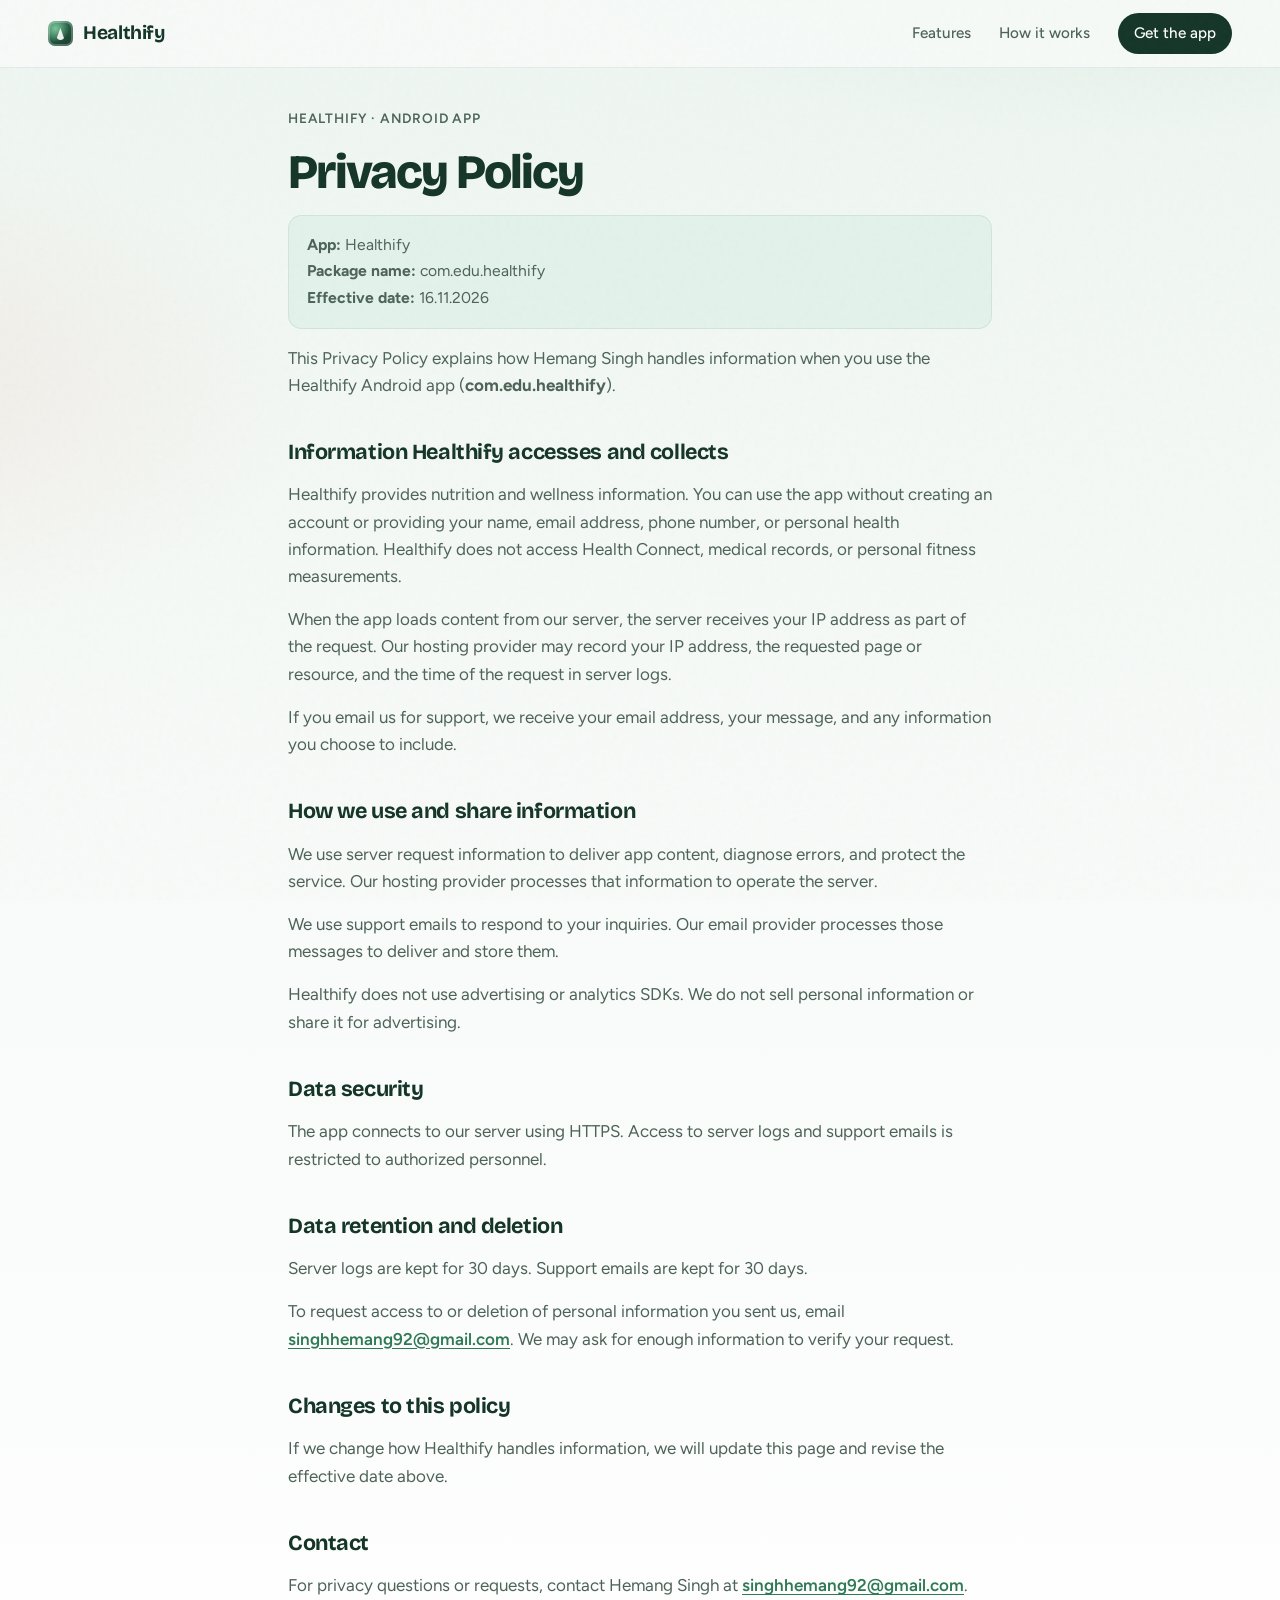
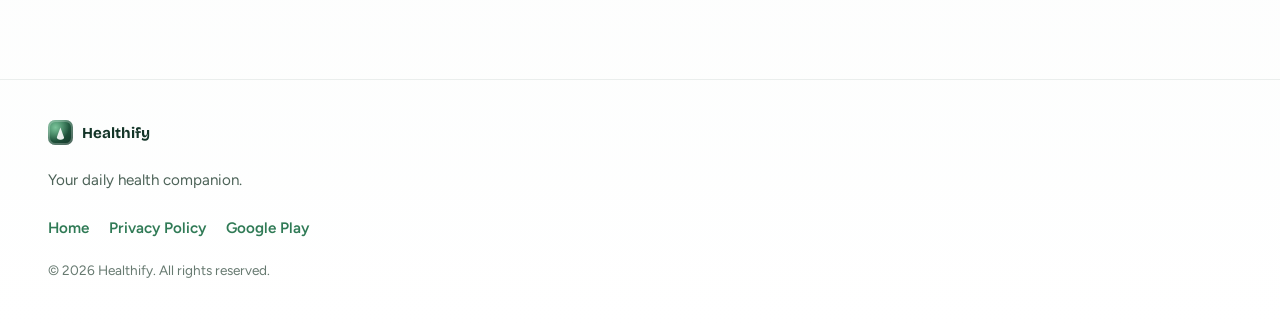
<file: privacy-policy.html>
<!DOCTYPE html>
<html lang="en">
<head>
  <meta charset="UTF-8" />
  <meta name="viewport" content="width=device-width, initial-scale=1.0" />
  <title>Privacy Policy — Healthify</title>
  <meta name="description" content="Privacy Policy for the Healthify Android app (com.edu.healthify)." />
  <meta name="robots" content="index,follow" />
  <link rel="preconnect" href="https://fonts.googleapis.com" />
  <link rel="preconnect" href="https://fonts.gstatic.com" crossorigin />
  <link href="https://fonts.googleapis.com/css2?family=Bricolage+Grotesque:opsz,wght@12..96,500;12..96,700;12..96,800&family=Figtree:wght@400;500;600&display=swap" rel="stylesheet" />
  <link rel="stylesheet" href="styles.css" />
</head>
<body class="legal-page">
  <div class="noise" aria-hidden="true"></div>

  <header class="site-header is-scrolled">
    <a class="logo" href="index.html" aria-label="Healthify home">
      <span class="logo-mark" aria-hidden="true"></span>
      Healthify
    </a>
    <nav class="nav" aria-label="Primary">
      <a href="index.html#features">Features</a>
      <a href="index.html#how">How it works</a>
      <a class="nav-cta" href="https://play.google.com/store/apps/details?id=com.edu.healthify" target="_blank" rel="noopener noreferrer">Get the app</a>
    </nav>
    <button class="menu-toggle" type="button" aria-label="Open menu" aria-expanded="false">
      <span></span><span></span>
    </button>
  </header>

  <main class="legal-main">
    <article class="legal-doc">
      <p class="legal-eyebrow">Healthify · Android app</p>
      <h1>Privacy Policy</h1>
      <p class="legal-meta">
        <strong>App:</strong> Healthify<br />
        <strong>Package name:</strong> com.edu.healthify<br />
        <strong>Effective date:</strong> 16.11.2026
      </p>

      <p>
        This Privacy Policy explains how Hemang Singh handles information when you use the
        Healthify Android app (<strong>com.edu.healthify</strong>).
      </p>

      <h2>Information Healthify accesses and collects</h2>
      <p>
        Healthify provides nutrition and wellness information. You can use the app without
        creating an account or providing your name, email address, phone number, or personal
        health information. Healthify does not access Health Connect, medical records, or
        personal fitness measurements.
      </p>
      <p>
        When the app loads content from our server, the server receives your IP address as
        part of the request. Our hosting provider may record your IP address, the requested
        page or resource, and the time of the request in server logs.
      </p>
      <p>
        If you email us for support, we receive your email address, your message, and any
        information you choose to include.
      </p>

      <h2>How we use and share information</h2>
      <p>
        We use server request information to deliver app content, diagnose errors, and
        protect the service. Our hosting provider processes that information to operate the
        server.
      </p>
      <p>
        We use support emails to respond to your inquiries. Our email provider processes
        those messages to deliver and store them.
      </p>
      <p>
        Healthify does not use advertising or analytics SDKs. We do not sell personal
        information or share it for advertising.
      </p>

      <h2>Data security</h2>
      <p>
        The app connects to our server using HTTPS. Access to server logs and support emails
        is restricted to authorized personnel.
      </p>

      <h2>Data retention and deletion</h2>
      <p>
        Server logs are kept for 30 days. Support emails are kept for 30 days.
      </p>
      <p>
        To request access to or deletion of personal information you sent us, email
        <a href="mailto:singhhemang92@gmail.com">singhhemang92@gmail.com</a>.
        We may ask for enough information to verify your request.
      </p>

      <h2>Changes to this policy</h2>
      <p>
        If we change how Healthify handles information, we will update this page and revise
        the effective date above.
      </p>

      <h2>Contact</h2>
      <p>
        For privacy questions or requests, contact Hemang Singh at
        <a href="mailto:singhhemang92@gmail.com">singhhemang92@gmail.com</a>.
      </p>
    </article>
  </main>

  <footer class="site-footer">
    <div class="footer-brand">
      <span class="logo-mark" aria-hidden="true"></span>
      <strong>Healthify</strong>
    </div>
    <p>Your daily health companion.</p>
    <div class="footer-links">
      <a href="index.html">Home</a>
      <a href="privacy-policy.html">Privacy Policy</a>
      <a href="https://play.google.com/store/apps/details?id=com.edu.healthify" target="_blank" rel="noopener noreferrer">Google Play</a>
    </div>
    <p class="copyright">&copy; <span id="year"></span> Healthify. All rights reserved.</p>
  </footer>

  <script src="script.js"></script>
</body>
</html>
</file>
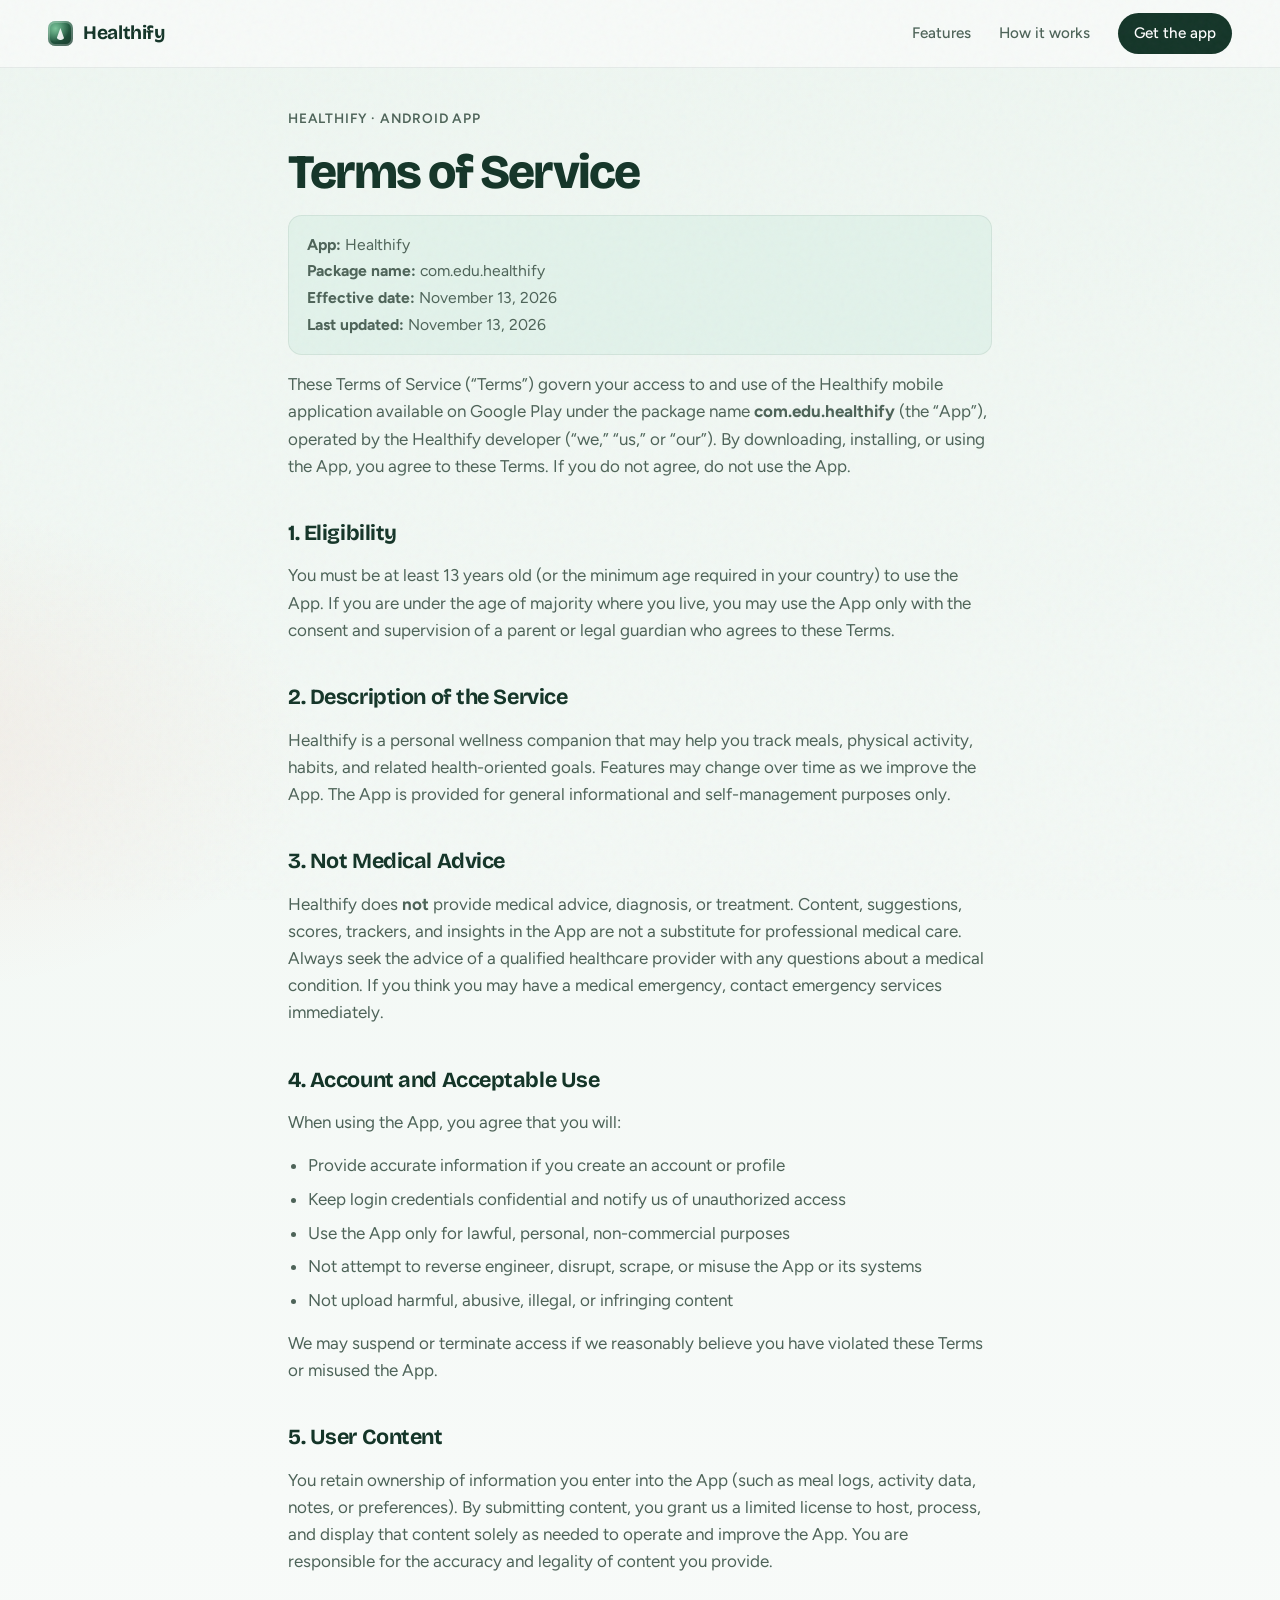
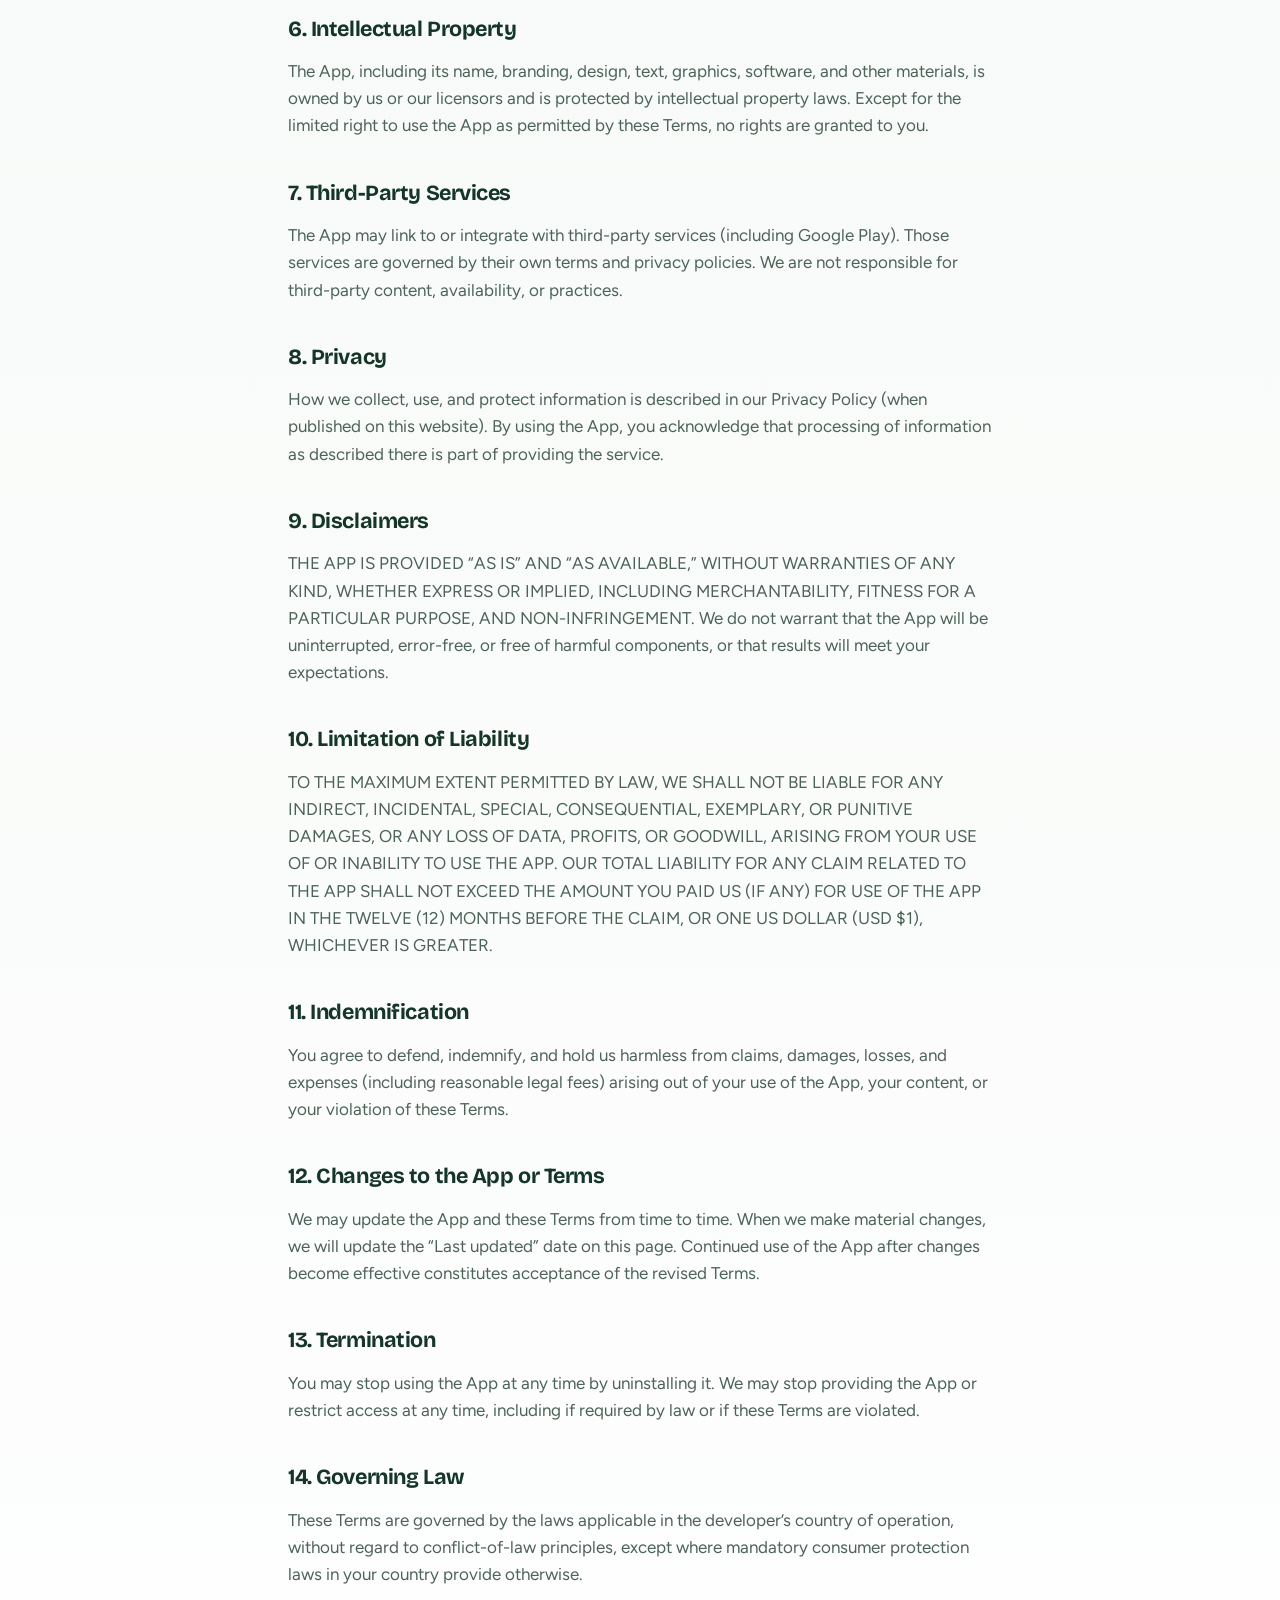
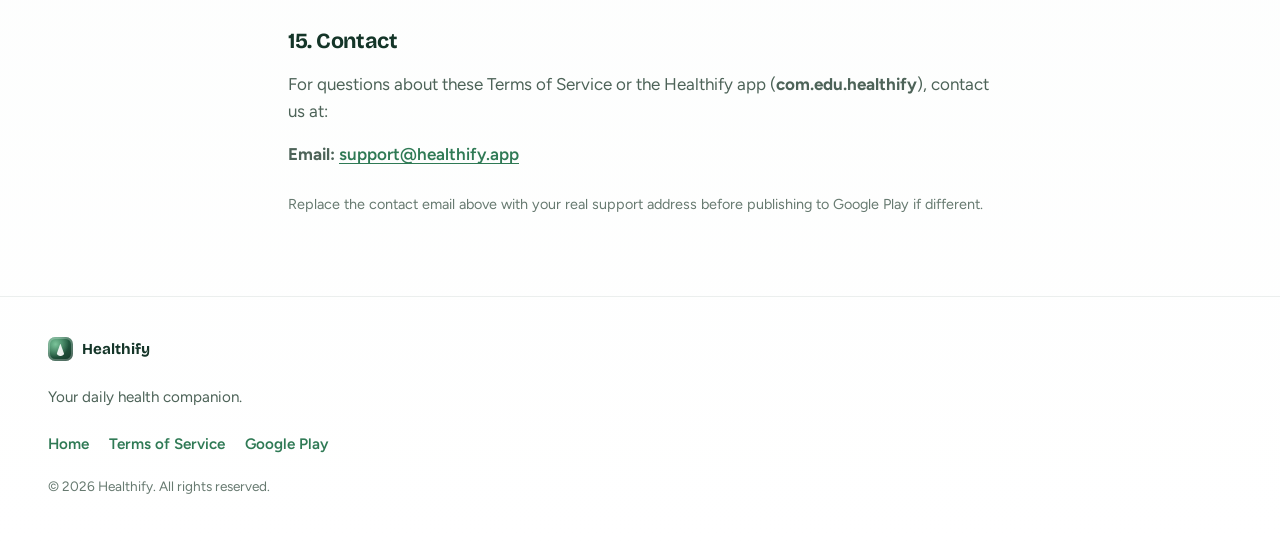
<file: terms-of-service.html>
<!DOCTYPE html>
<html lang="en">
<head>
  <meta charset="UTF-8" />
  <meta name="viewport" content="width=device-width, initial-scale=1.0" />
  <title>Terms of Service — Healthify</title>
  <meta name="description" content="Terms of Service for the Healthify mobile application (com.edu.healthify)." />
  <meta name="robots" content="index,follow" />
  <link rel="preconnect" href="https://fonts.googleapis.com" />
  <link rel="preconnect" href="https://fonts.gstatic.com" crossorigin />
  <link href="https://fonts.googleapis.com/css2?family=Bricolage+Grotesque:opsz,wght@12..96,500;12..96,700;12..96,800&family=Figtree:wght@400;500;600&display=swap" rel="stylesheet" />
  <link rel="stylesheet" href="styles.css" />
</head>
<body class="legal-page">
  <div class="noise" aria-hidden="true"></div>

  <header class="site-header is-scrolled">
    <a class="logo" href="index.html" aria-label="Healthify home">
      <span class="logo-mark" aria-hidden="true"></span>
      Healthify
    </a>
    <nav class="nav" aria-label="Primary">
      <a href="index.html#features">Features</a>
      <a href="index.html#how">How it works</a>
      <a class="nav-cta" href="https://play.google.com/store/apps/details?id=com.edu.healthify" target="_blank" rel="noopener noreferrer">Get the app</a>
    </nav>
    <button class="menu-toggle" type="button" aria-label="Open menu" aria-expanded="false">
      <span></span><span></span>
    </button>
  </header>

  <main class="legal-main">
    <article class="legal-doc">
      <p class="legal-eyebrow">Healthify · Android app</p>
      <h1>Terms of Service</h1>
      <p class="legal-meta">
        <strong>App:</strong> Healthify<br />
        <strong>Package name:</strong> com.edu.healthify<br />
        <strong>Effective date:</strong> November 13, 2026<br />
        <strong>Last updated:</strong> November 13, 2026
      </p>

      <p>
        These Terms of Service (“Terms”) govern your access to and use of the Healthify
        mobile application available on Google Play under the package name
        <strong>com.edu.healthify</strong> (the “App”), operated by the Healthify developer
        (“we,” “us,” or “our”). By downloading, installing, or using the App, you agree to
        these Terms. If you do not agree, do not use the App.
      </p>

      <h2>1. Eligibility</h2>
      <p>
        You must be at least 13 years old (or the minimum age required in your country) to
        use the App. If you are under the age of majority where you live, you may use the
        App only with the consent and supervision of a parent or legal guardian who agrees
        to these Terms.
      </p>

      <h2>2. Description of the Service</h2>
      <p>
        Healthify is a personal wellness companion that may help you track meals, physical
        activity, habits, and related health-oriented goals. Features may change over time
        as we improve the App. The App is provided for general informational and
        self-management purposes only.
      </p>

      <h2>3. Not Medical Advice</h2>
      <p>
        Healthify does <strong>not</strong> provide medical advice, diagnosis, or treatment.
        Content, suggestions, scores, trackers, and insights in the App are not a substitute
        for professional medical care. Always seek the advice of a qualified healthcare
        provider with any questions about a medical condition. If you think you may have a
        medical emergency, contact emergency services immediately.
      </p>

      <h2>4. Account and Acceptable Use</h2>
      <p>When using the App, you agree that you will:</p>
      <ul>
        <li>Provide accurate information if you create an account or profile</li>
        <li>Keep login credentials confidential and notify us of unauthorized access</li>
        <li>Use the App only for lawful, personal, non-commercial purposes</li>
        <li>Not attempt to reverse engineer, disrupt, scrape, or misuse the App or its systems</li>
        <li>Not upload harmful, abusive, illegal, or infringing content</li>
      </ul>
      <p>
        We may suspend or terminate access if we reasonably believe you have violated these
        Terms or misused the App.
      </p>

      <h2>5. User Content</h2>
      <p>
        You retain ownership of information you enter into the App (such as meal logs,
        activity data, notes, or preferences). By submitting content, you grant us a limited
        license to host, process, and display that content solely as needed to operate and
        improve the App. You are responsible for the accuracy and legality of content you
        provide.
      </p>

      <h2>6. Intellectual Property</h2>
      <p>
        The App, including its name, branding, design, text, graphics, software, and other
        materials, is owned by us or our licensors and is protected by intellectual property
        laws. Except for the limited right to use the App as permitted by these Terms, no
        rights are granted to you.
      </p>

      <h2>7. Third-Party Services</h2>
      <p>
        The App may link to or integrate with third-party services (including Google Play).
        Those services are governed by their own terms and privacy policies. We are not
        responsible for third-party content, availability, or practices.
      </p>

      <h2>8. Privacy</h2>
      <p>
        How we collect, use, and protect information is described in our Privacy Policy
        (when published on this website). By using the App, you acknowledge that processing
        of information as described there is part of providing the service.
      </p>

      <h2>9. Disclaimers</h2>
      <p>
        THE APP IS PROVIDED “AS IS” AND “AS AVAILABLE,” WITHOUT WARRANTIES OF ANY KIND,
        WHETHER EXPRESS OR IMPLIED, INCLUDING MERCHANTABILITY, FITNESS FOR A PARTICULAR
        PURPOSE, AND NON-INFRINGEMENT. We do not warrant that the App will be uninterrupted,
        error-free, or free of harmful components, or that results will meet your expectations.
      </p>

      <h2>10. Limitation of Liability</h2>
      <p>
        TO THE MAXIMUM EXTENT PERMITTED BY LAW, WE SHALL NOT BE LIABLE FOR ANY INDIRECT,
        INCIDENTAL, SPECIAL, CONSEQUENTIAL, EXEMPLARY, OR PUNITIVE DAMAGES, OR ANY LOSS OF
        DATA, PROFITS, OR GOODWILL, ARISING FROM YOUR USE OF OR INABILITY TO USE THE APP.
        OUR TOTAL LIABILITY FOR ANY CLAIM RELATED TO THE APP SHALL NOT EXCEED THE AMOUNT YOU
        PAID US (IF ANY) FOR USE OF THE APP IN THE TWELVE (12) MONTHS BEFORE THE CLAIM, OR
        ONE US DOLLAR (USD $1), WHICHEVER IS GREATER.
      </p>

      <h2>11. Indemnification</h2>
      <p>
        You agree to defend, indemnify, and hold us harmless from claims, damages, losses,
        and expenses (including reasonable legal fees) arising out of your use of the App,
        your content, or your violation of these Terms.
      </p>

      <h2>12. Changes to the App or Terms</h2>
      <p>
        We may update the App and these Terms from time to time. When we make material
        changes, we will update the “Last updated” date on this page. Continued use of the
        App after changes become effective constitutes acceptance of the revised Terms.
      </p>

      <h2>13. Termination</h2>
      <p>
        You may stop using the App at any time by uninstalling it. We may stop providing the
        App or restrict access at any time, including if required by law or if these Terms
        are violated.
      </p>

      <h2>14. Governing Law</h2>
      <p>
        These Terms are governed by the laws applicable in the developer’s country of
        operation, without regard to conflict-of-law principles, except where mandatory
        consumer protection laws in your country provide otherwise.
      </p>

      <h2>15. Contact</h2>
      <p>
        For questions about these Terms of Service or the Healthify app
        (<strong>com.edu.healthify</strong>), contact us at:
      </p>
      <p>
        <strong>Email:</strong>
        <a href="mailto:support@healthify.app">support@healthify.app</a>
      </p>
      <p class="legal-note">
        Replace the contact email above with your real support address before publishing
        to Google Play if different.
      </p>
    </article>
  </main>

  <footer class="site-footer">
    <div class="footer-brand">
      <span class="logo-mark" aria-hidden="true"></span>
      <strong>Healthify</strong>
    </div>
    <p>Your daily health companion.</p>
    <div class="footer-links">
      <a href="index.html">Home</a>
      <a href="terms-of-service.html">Terms of Service</a>
      <a href="https://play.google.com/store/apps/details?id=com.edu.healthify" target="_blank" rel="noopener noreferrer">Google Play</a>
    </div>
    <p class="copyright">&copy; <span id="year"></span> Healthify. All rights reserved.</p>
  </footer>

  <script src="script.js"></script>
</body>
</html>
</file>
<file: styles.css>
:root {
  --forest: #143528;
  --moss: #1f4d38;
  --leaf: #2f7a55;
  --mint: #d7efe3;
  --mist: #eef6f1;
  --cream: #f7faf8;
  --ink: #12211a;
  --muted: #4d6358;
  --coral: #e85d3b;
  --coral-deep: #c94728;
  --white: #ffffff;
  --header-h: 4.25rem;
  --ease: cubic-bezier(0.22, 1, 0.36, 1);
  --font-display: "Bricolage Grotesque", system-ui, sans-serif;
  --font-body: "Figtree", system-ui, sans-serif;
}

*,
*::before,
*::after {
  box-sizing: border-box;
}

html {
  scroll-behavior: smooth;
}

body {
  margin: 0;
  font-family: var(--font-body);
  font-size: 1.0625rem;
  line-height: 1.6;
  color: var(--ink);
  background:
    radial-gradient(1200px 600px at 85% -10%, rgba(47, 122, 85, 0.12), transparent 55%),
    radial-gradient(900px 500px at -10% 20%, rgba(232, 93, 59, 0.08), transparent 50%),
    linear-gradient(180deg, var(--mist) 0%, var(--cream) 40%, var(--white) 100%);
  min-height: 100vh;
  overflow-x: hidden;
}

img {
  max-width: 100%;
  display: block;
}

a {
  color: inherit;
  text-decoration: none;
}

.noise {
  pointer-events: none;
  position: fixed;
  inset: 0;
  z-index: 50;
  opacity: 0.035;
  background-image: url("data:image/svg+xml,%3Csvg viewBox='0 0 200 200' xmlns='http://www.w3.org/2000/svg'%3E%3Cfilter id='n'%3E%3CfeTurbulence type='fractalNoise' baseFrequency='0.85' numOctaves='4' stitchTiles='stitch'/%3E%3C/filter%3E%3Crect width='100%25' height='100%25' filter='url(%23n)'/%3E%3C/svg%3E");
}

/* Header */
.site-header {
  position: fixed;
  top: 0;
  left: 0;
  right: 0;
  z-index: 40;
  height: var(--header-h);
  display: flex;
  align-items: center;
  justify-content: space-between;
  padding: 0 clamp(1.25rem, 4vw, 3rem);
  background: rgba(247, 250, 248, 0.72);
  backdrop-filter: blur(14px);
  border-bottom: 1px solid transparent;
  transition: border-color 0.3s var(--ease), background 0.3s var(--ease);
}

.site-header.is-scrolled {
  border-bottom-color: rgba(20, 53, 40, 0.08);
  background: rgba(247, 250, 248, 0.92);
}

.logo {
  display: inline-flex;
  align-items: center;
  gap: 0.65rem;
  font-family: var(--font-display);
  font-weight: 700;
  font-size: 1.2rem;
  letter-spacing: -0.02em;
  color: var(--forest);
}

.logo-mark {
  width: 1.55rem;
  height: 1.55rem;
  border-radius: 0.45rem;
  background:
    radial-gradient(circle at 30% 30%, #7bc49a, transparent 55%),
    linear-gradient(145deg, var(--leaf), var(--forest));
  box-shadow: inset 0 0 0 2px rgba(255, 255, 255, 0.25);
  position: relative;
}

.logo-mark::after {
  content: "";
  position: absolute;
  inset: 28% 32% 22% 32%;
  border-radius: 40% 40% 45% 45%;
  background: rgba(255, 255, 255, 0.9);
  clip-path: polygon(50% 0%, 100% 100%, 0% 100%);
}

.nav {
  display: flex;
  align-items: center;
  gap: 1.75rem;
}

.nav a {
  font-weight: 500;
  font-size: 0.95rem;
  color: var(--muted);
  transition: color 0.2s ease;
}

.nav a:hover {
  color: var(--forest);
}

.nav-cta {
  padding: 0.55rem 1rem;
  border-radius: 999px;
  background: var(--forest);
  color: var(--white) !important;
}

.nav-cta:hover {
  background: var(--moss);
  color: var(--white) !important;
}

.menu-toggle {
  display: none;
  width: 2.5rem;
  height: 2.5rem;
  border: 0;
  background: transparent;
  cursor: pointer;
  flex-direction: column;
  justify-content: center;
  gap: 0.4rem;
  padding: 0.5rem;
}

.menu-toggle span {
  display: block;
  height: 2px;
  width: 100%;
  background: var(--forest);
  transition: transform 0.25s var(--ease);
}

/* Hero */
.hero {
  position: relative;
  min-height: 100svh;
  display: grid;
  align-items: end;
  padding: calc(var(--header-h) + 2rem) clamp(1.25rem, 4vw, 3rem) clamp(3rem, 8vw, 5rem);
  color: var(--white);
  overflow: hidden;
}

.hero-media {
  position: absolute;
  inset: 0;
  z-index: 0;
}

.hero-media img {
  width: 100%;
  height: 100%;
  object-fit: cover;
  transform: scale(1.04);
  animation: heroZoom 12s var(--ease) forwards;
}

.hero-veil {
  position: absolute;
  inset: 0;
  background:
    linear-gradient(180deg, rgba(10, 28, 20, 0.35) 0%, rgba(10, 28, 20, 0.55) 45%, rgba(10, 28, 20, 0.88) 100%),
    linear-gradient(90deg, rgba(10, 28, 20, 0.55) 0%, rgba(10, 28, 20, 0.15) 55%, transparent 100%);
}

.hero-content {
  position: relative;
  z-index: 1;
  max-width: 40rem;
  animation: riseIn 0.9s var(--ease) both;
}

.brand-signal {
  margin: 0 0 0.85rem;
  font-family: var(--font-display);
  font-size: clamp(2.5rem, 8vw, 4.75rem);
  font-weight: 800;
  letter-spacing: -0.045em;
  line-height: 0.95;
  color: var(--white);
  text-shadow: 0 8px 40px rgba(0, 0, 0, 0.25);
}

.brand-signal-dark {
  color: var(--forest);
  text-shadow: none;
  font-size: clamp(2rem, 6vw, 3.5rem);
}

.hero h1 {
  margin: 0 0 1rem;
  font-family: var(--font-display);
  font-size: clamp(1.55rem, 3.4vw, 2.35rem);
  font-weight: 600;
  letter-spacing: -0.03em;
  line-height: 1.15;
  max-width: 18ch;
}

.hero-lead {
  margin: 0 0 1.75rem;
  font-size: clamp(1rem, 2vw, 1.15rem);
  color: rgba(255, 255, 255, 0.88);
  max-width: 34ch;
}

.hero-actions {
  display: flex;
  flex-wrap: wrap;
  gap: 0.85rem;
}

.btn {
  display: inline-flex;
  align-items: center;
  gap: 0.55rem;
  padding: 0.9rem 1.35rem;
  border-radius: 999px;
  font-weight: 600;
  font-size: 0.98rem;
  transition: transform 0.25s var(--ease), background 0.25s ease, box-shadow 0.25s ease;
}

.btn:hover {
  transform: translateY(-2px);
}

.btn-primary {
  background: var(--coral);
  color: var(--white);
  box-shadow: 0 12px 30px rgba(232, 93, 59, 0.35);
}

.btn-primary:hover {
  background: var(--coral-deep);
}

.btn-ghost {
  background: rgba(255, 255, 255, 0.12);
  color: var(--white);
  border: 1px solid rgba(255, 255, 255, 0.28);
  backdrop-filter: blur(8px);
}

.btn-ghost:hover {
  background: rgba(255, 255, 255, 0.2);
}

/* Sections */
.section {
  padding: clamp(4.5rem, 10vw, 7.5rem) clamp(1.25rem, 4vw, 3rem);
}

.section-intro {
  max-width: 36rem;
  margin-bottom: clamp(2.5rem, 5vw, 4rem);
}

.section-intro h2,
.cta-inner h2 {
  margin: 0 0 0.75rem;
  font-family: var(--font-display);
  font-size: clamp(1.85rem, 4vw, 2.75rem);
  font-weight: 700;
  letter-spacing: -0.035em;
  line-height: 1.1;
  color: var(--forest);
}

.section-intro p,
.cta-inner > p:not(.brand-signal) {
  margin: 0;
  color: var(--muted);
  font-size: 1.1rem;
  max-width: 38ch;
}

.feature-list {
  display: grid;
  gap: clamp(3rem, 7vw, 5.5rem);
}

.feature {
  display: grid;
  grid-template-columns: 1.1fr 0.9fr;
  gap: clamp(1.5rem, 4vw, 3.5rem);
  align-items: center;
}

.feature-reverse {
  direction: rtl;
}

.feature-reverse > * {
  direction: ltr;
}

.feature-visual {
  overflow: hidden;
  border-radius: 1.25rem;
  min-height: 280px;
  background: var(--mint);
}

.feature-visual img {
  width: 100%;
  height: 100%;
  min-height: 320px;
  object-fit: cover;
  transition: transform 0.8s var(--ease);
}

.feature:hover .feature-visual img {
  transform: scale(1.04);
}

.feature-copy h3 {
  margin: 0 0 0.65rem;
  font-family: var(--font-display);
  font-size: clamp(1.45rem, 2.5vw, 1.9rem);
  letter-spacing: -0.03em;
  color: var(--forest);
}

.feature-copy p {
  margin: 0;
  color: var(--muted);
  font-size: 1.08rem;
  max-width: 32ch;
}

/* How */
.how {
  background:
    linear-gradient(180deg, rgba(215, 239, 227, 0.55), rgba(247, 250, 248, 0.2));
  border-block: 1px solid rgba(20, 53, 40, 0.06);
}

.steps {
  list-style: none;
  margin: 0;
  padding: 0;
  display: grid;
  grid-template-columns: repeat(3, 1fr);
  gap: clamp(1.5rem, 3vw, 2.5rem);
}

.step {
  padding-top: 0.5rem;
  border-top: 2px solid var(--leaf);
}

.step-num {
  display: block;
  margin-bottom: 1rem;
  font-family: var(--font-display);
  font-weight: 700;
  font-size: 0.95rem;
  letter-spacing: 0.08em;
  color: var(--leaf);
}

.step h3 {
  margin: 0 0 0.5rem;
  font-family: var(--font-display);
  font-size: 1.35rem;
  letter-spacing: -0.02em;
  color: var(--forest);
}

.step p {
  margin: 0;
  color: var(--muted);
}

/* CTA */
.cta-band {
  padding: clamp(4rem, 9vw, 6.5rem) clamp(1.25rem, 4vw, 3rem);
}

.cta-inner {
  max-width: 48rem;
  margin: 0 auto;
  text-align: center;
  padding: clamp(2.5rem, 6vw, 4rem) clamp(1.5rem, 4vw, 2.5rem);
  border-radius: 1.75rem;
  background:
    radial-gradient(600px 280px at 50% 0%, rgba(47, 122, 85, 0.18), transparent 70%),
    linear-gradient(160deg, #e8f5ee, #f4faf7 60%, #fff);
  border: 1px solid rgba(20, 53, 40, 0.08);
}

.cta-inner .brand-signal {
  margin-bottom: 0.5rem;
}

.cta-inner h2 {
  margin-left: auto;
  margin-right: auto;
  max-width: 16ch;
}

.cta-inner > p:not(.brand-signal) {
  margin: 0 auto 1.75rem;
}

.cta-inner .btn {
  justify-content: center;
}

/* Footer */
.site-footer {
  padding: 2.5rem clamp(1.25rem, 4vw, 3rem) 3rem;
  border-top: 1px solid rgba(20, 53, 40, 0.08);
  display: grid;
  gap: 0.5rem;
  justify-items: start;
  color: var(--muted);
  font-size: 0.95rem;
}

.footer-brand {
  display: inline-flex;
  align-items: center;
  gap: 0.55rem;
  color: var(--forest);
  font-family: var(--font-display);
}

.site-footer a {
  color: var(--leaf);
  font-weight: 600;
}

.copyright {
  margin: 0.75rem 0 0;
  font-size: 0.85rem;
  opacity: 0.85;
}

.footer-links {
  display: flex;
  flex-wrap: wrap;
  gap: 0.85rem 1.25rem;
}

.footer-links a {
  color: var(--leaf);
  font-weight: 600;
}

/* Legal pages (Terms of Service, Privacy Policy) */
.legal-page .site-header {
  border-bottom-color: rgba(20, 53, 40, 0.08);
  background: rgba(247, 250, 248, 0.95);
}

.legal-main {
  padding: calc(var(--header-h) + 2.5rem) clamp(1.25rem, 4vw, 3rem) 4rem;
}

.legal-doc {
  max-width: 44rem;
  margin: 0 auto;
}

.legal-eyebrow {
  margin: 0 0 0.65rem;
  font-size: 0.85rem;
  font-weight: 600;
  letter-spacing: 0.06em;
  text-transform: uppercase;
  color: var(--leaf);
}

.legal-doc h1 {
  margin: 0 0 1rem;
  font-family: var(--font-display);
  font-size: clamp(2rem, 5vw, 3rem);
  font-weight: 800;
  letter-spacing: -0.04em;
  line-height: 1.1;
  color: var(--forest);
}

.legal-meta {
  margin: 0 0 1.75rem;
  padding: 1rem 1.15rem;
  border-radius: 0.85rem;
  background: rgba(215, 239, 227, 0.55);
  border: 1px solid rgba(20, 53, 40, 0.08);
  color: var(--muted);
  font-size: 0.98rem;
  line-height: 1.7;
}

.legal-doc h2 {
  margin: 2.25rem 0 0.75rem;
  font-family: var(--font-display);
  font-size: 1.35rem;
  font-weight: 700;
  letter-spacing: -0.02em;
  color: var(--forest);
}

.legal-doc p,
.legal-doc li {
  color: var(--muted);
}

.legal-doc p {
  margin: 0 0 1rem;
}

.legal-doc ul {
  margin: 0 0 1rem;
  padding-left: 1.25rem;
}

.legal-doc li {
  margin-bottom: 0.4rem;
}

.legal-doc a {
  color: var(--leaf);
  font-weight: 600;
  text-decoration: underline;
  text-underline-offset: 0.15em;
}

.legal-note {
  margin-top: 1.5rem !important;
  font-size: 0.9rem;
  opacity: 0.85;
}

/* Motion */
.reveal {
  opacity: 0;
  transform: translateY(28px);
  transition: opacity 0.7s var(--ease), transform 0.7s var(--ease);
}

.reveal.is-visible {
  opacity: 1;
  transform: none;
}

@keyframes riseIn {
  from {
    opacity: 0;
    transform: translateY(24px);
  }
  to {
    opacity: 1;
    transform: none;
  }
}

@keyframes heroZoom {
  from {
    transform: scale(1.08);
  }
  to {
    transform: scale(1);
  }
}

/* Responsive */
@media (max-width: 900px) {
  .feature,
  .feature-reverse {
    grid-template-columns: 1fr;
    direction: ltr;
  }

  .steps {
    grid-template-columns: 1fr;
  }
}

@media (max-width: 760px) {
  .menu-toggle {
    display: flex;
  }

  .nav {
    position: fixed;
    top: var(--header-h);
    right: 1rem;
    left: 1rem;
    flex-direction: column;
    align-items: stretch;
    gap: 0.35rem;
    padding: 1rem;
    border-radius: 1rem;
    background: rgba(247, 250, 248, 0.97);
    border: 1px solid rgba(20, 53, 40, 0.08);
    box-shadow: 0 18px 40px rgba(20, 53, 40, 0.12);
    opacity: 0;
    pointer-events: none;
    transform: translateY(-8px);
    transition: opacity 0.25s ease, transform 0.25s var(--ease);
  }

  .nav.is-open {
    opacity: 1;
    pointer-events: auto;
    transform: none;
  }

  .nav a {
    padding: 0.75rem 0.85rem;
    border-radius: 0.65rem;
  }

  .nav-cta {
    text-align: center;
    justify-content: center;
  }

  .hero {
    align-items: end;
    min-height: 92svh;
  }

  .hero h1 {
    max-width: none;
  }
}

@media (prefers-reduced-motion: reduce) {
  html {
    scroll-behavior: auto;
  }

  .hero-media img,
  .hero-content,
  .reveal,
  .feature-visual img,
  .btn {
    animation: none !important;
    transition: none !important;
  }

  .reveal {
    opacity: 1;
    transform: none;
  }
}
</file>
